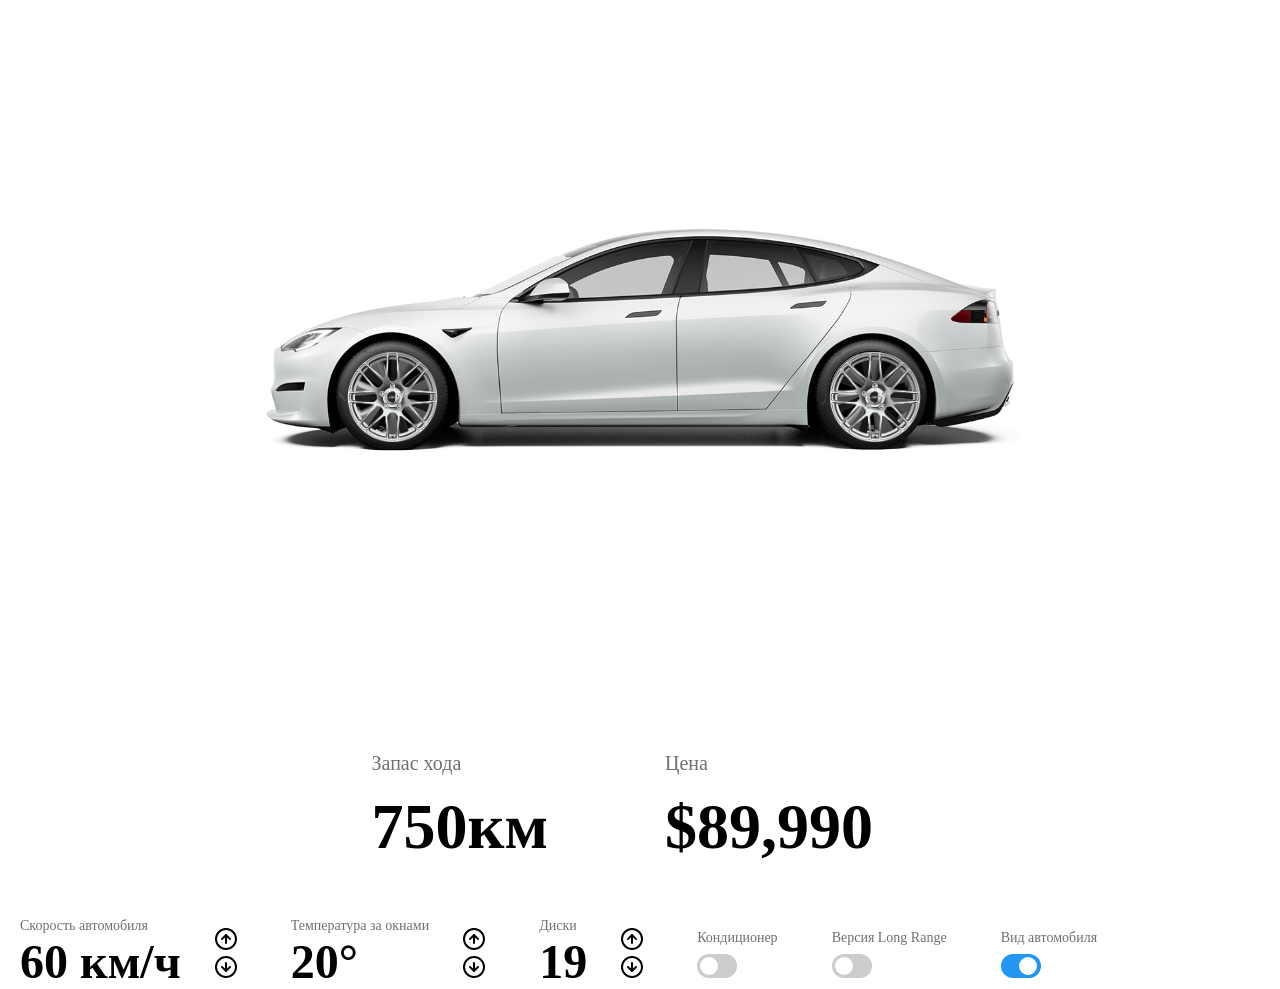
<file: index.html>
<!DOCTYPE html>
<html lang="en">

<head>
    <meta charset="UTF-8">
    <meta http-equiv="X-UA-Compatible" content="IE=edge">
    <meta name="viewport" content="width=device-width, initial-scale=1.0">
    <link rel="stylesheet" href="style.css">
    <title>tesla</title>
</head>

<body>
    <section class="container">
        <div class="main_box">
            <div class="images">
                <img src="./img/image 1.png" alt="">
                <div class="disk1 disks">
                    <img src="./img/tesla.png" alt="">
                </div>
                <div class="disk2 disks">
                    <img src="./img/tesla.png" alt="">
                </div>
            </div>
            <div class="about_car">
                <div>
                    <h3>Запас хода</h3>
                    <h2 id="power">750км</h2>
                </div>
                <div>
                    <h3>Цена</h3>
                    <h2 id="price">$89, 990</h2>
                </div>
            </div>
        </div>

        <div class="params_box">
            <div class="params_elem">
                <div>
                    <span class="title">Скорость автомобиля</span>
                    <div>
                        <div class="param">
                            <span id="speed">60 </span>
                        </div>
                    </div>
                </div>
                <div class="btns">
                    <button id="speed__btn" data-action="inc">
                        <img src="./img/image 3.png" alt="arrow-up">
                    </button>
                    <button id="speed__btn" data-action="dec">
                        <img src="./img/image 4.png" alt="arrow-down">
                    </button>
                </div>
            </div>
            <div class="params_elem">
                <div>
                    <span class="title">Температура за окнами</span>
                    <div>
                        <div class="param">
                            <span id="temp">20</span>
                        </div>
                    </div>
                </div>
                <div class="btns">
                    <button id="temp__btn" data-action="inc">
                        <img src="./img/image 3.png" alt="arrow-up">
                    </button>
                    <button id="temp__btn" data-action="dec">
                        <img src="./img/image 4.png" alt="arrow-down">
                    </button>
                </div>
            </div>
            <div class="params_elem">
                <div>
                    <span class="title">Диски</span>
                    <div>
                        <div class="param">
                            <span id="diskSize">19</span>

                        </div>
                    </div>
                </div>
                <div class="btns">
                    <button id="disk__btn" data-action="inc">
                        <img src="./img/image 3.png" alt="arrow-up">
                    </button>
                    <button id="disk__btn" data-action="dec">
                        <img src="./img/image 4.png" alt="arrow-down">
                    </button>
                </div>
            </div>

            <div class="params_elem">
                <div>
                    <span class="title">Кондиционер</span>
                    <div class="input">
                        <label class="switch">
                            <input id="air" type="checkbox">
                            <span class="slider round"></span>
                        </label>
                    </div>
                </div>
            </div>
            <div class="params_elem">
                <div>
                    <span class="title">Версия Long Range</span>
                    <div class="switcher" id="version">
                        <div class="circle"></div>
                    </div>
                </div>
            </div>
            <div class="params_elem">
                <div>
                    <span class="title">Вид автомобиля</span>
                    <div class="input" id="view">
                        <label class="switch">
                            <input type="checkbox" checked>
                            <span class="slider round"></span>
                        </label>
                    </div>
                </div>
            </div>

        </div>

    </section>

    <script src="./script.js"></script>
</body>

</html>
</file>
<file: style.css>
* {
    padding: 0;
    margin: 0;
    box-sizing: border-box;
}

.container {
    max-width: 1240px;
    margin: 0 auto;
}

.main_box {
    display: flex;
    flex-direction: column;
    align-items: center;
}

.images {
    position: relative;
}

.disk1 img {
    position: absolute;
    bottom: 37%;
    left: 25.5%;
}

.disk2 img {
    position: absolute;
    bottom: 37%;
    right: 26.5%;
}

.main_box img {
    max-width: 100%;
    width: 1240px;
    height: 697px;
    background-repeat: no-repeat;
    object-fit: cover;
}

.about_car {
    width: 537px;
    height: 115px;
    display: flex;
    align-items: center;
    gap: 117px;
    margin-top: 50px;
}

.about_car div {
    display: flex;
    flex-direction: column;
    gap: 12px;
}

.about_car h3 {
    font-size: 20px;
    font-weight: 500;
    line-height: 24.26px;
    text-align: left;
    color: #707070;
}

.about_car h2 {
    font-size: 64px;
    font-weight: 700;
    line-height: 79.23px;
}

.params_box {
    display: flex;
    align-items: center;
    gap: 54px;
}

.params_elem {
    margin-top: 50px;
    display: flex;
    align-items: center;
    gap: 34px;

    .title {
        font-size: 14px;
        color: #707070;
        font-weight: 500;
    }

    .param {
        font-size: 48px;
        font-weight: 700;
    }

    .btns {
        display: flex;
        flex-direction: column;
        gap: 6px;

        button {
            width: 22px;
            height: 22px;
            background-color: transparent;
            border: none;
            cursor: pointer;

            img {
                width: 100%;
                height: 100%;
                object-fit: cover;
            }
        }
    }

    .switcher {
        width: 40px;
        height: 24px;
        background-color: #ccc;
        border-radius: 36px;
        margin-top: 8px;
        padding: 3px;

        .circle {
            width: 18px;
            height: 18px;
            border-radius: 36px;

            background-color: white;
            cursor: pointer;
        }
    }
}

.input {
    display: flex;
    flex-direction: column;
    margin-top: 8px;
}

.interior_clr {
    display: flex;
    justify-content: center;
    gap: 70px;
    height: 61px;
    margin-top: 50px;
}

.clr_option span {
    color: rgba(112, 112, 112, 1);
    font-size: 14px;
    font-weight: 500;
    line-height: 16.98px;
}

.clr_option {
    display: flex;
    flex-direction: column;
    margin-top: 33px;
    gap: 8px;
}

.color {
    display: flex;
    gap: 10px;
}

.color div {
    width: 30px;
    height: 30px;
    border-radius: 50%;
    cursor: pointer;
    border: 2px solid transparent;
    transition: border-color 0.3s;
}

.black {
    background-color: #000;
}

.white {
    background-color: #e9e7e7;
}

.beige {
    background-color: #e3d7c6;
}


.switch {
    position: relative;
    display: inline-block;
    width: 40px;
    height: 24px;
}

.switch input {
    opacity: 0;
    width: 0;
    height: 0;
}

.slider {
    position: absolute;
    cursor: pointer;
    top: 0;
    left: 0;
    right: 0;
    bottom: 0;
    background-color: #ccc;
    -webkit-transition: .4s;
    transition: .4s;
}

.slider:before {
    position: absolute;
    content: "";
    height: 26px;
    width: 26px;
    left: 3px;
    bottom: 3px;
    background-color: white;
    -webkit-transition: .4s;
    transition: .4s;
}

input:checked+.slider {
    background-color: #2196F3;
}

input:focus+.slider {
    box-shadow: 0 0 1px #2196F3;
}

input:checked+.slider:before {
    -webkit-transform: translateX(16px);
    -ms-transform: translateX(16px);
    transform: translateX(15px);
}

.slider.round {
    border-radius: 36px;
}

.slider.round:before {
    width: 18px;
    height: 18px;
    border-radius: 36px;
}

.disks img {
    width: 113px;
    height: 90px;

    animation: spin 1s linear infinite;
}


@keyframes spin {
    0% {
        transform: rotate(0deg);
    }
    100% {
        transform: rotate(-360deg);
    }
}
</file>
